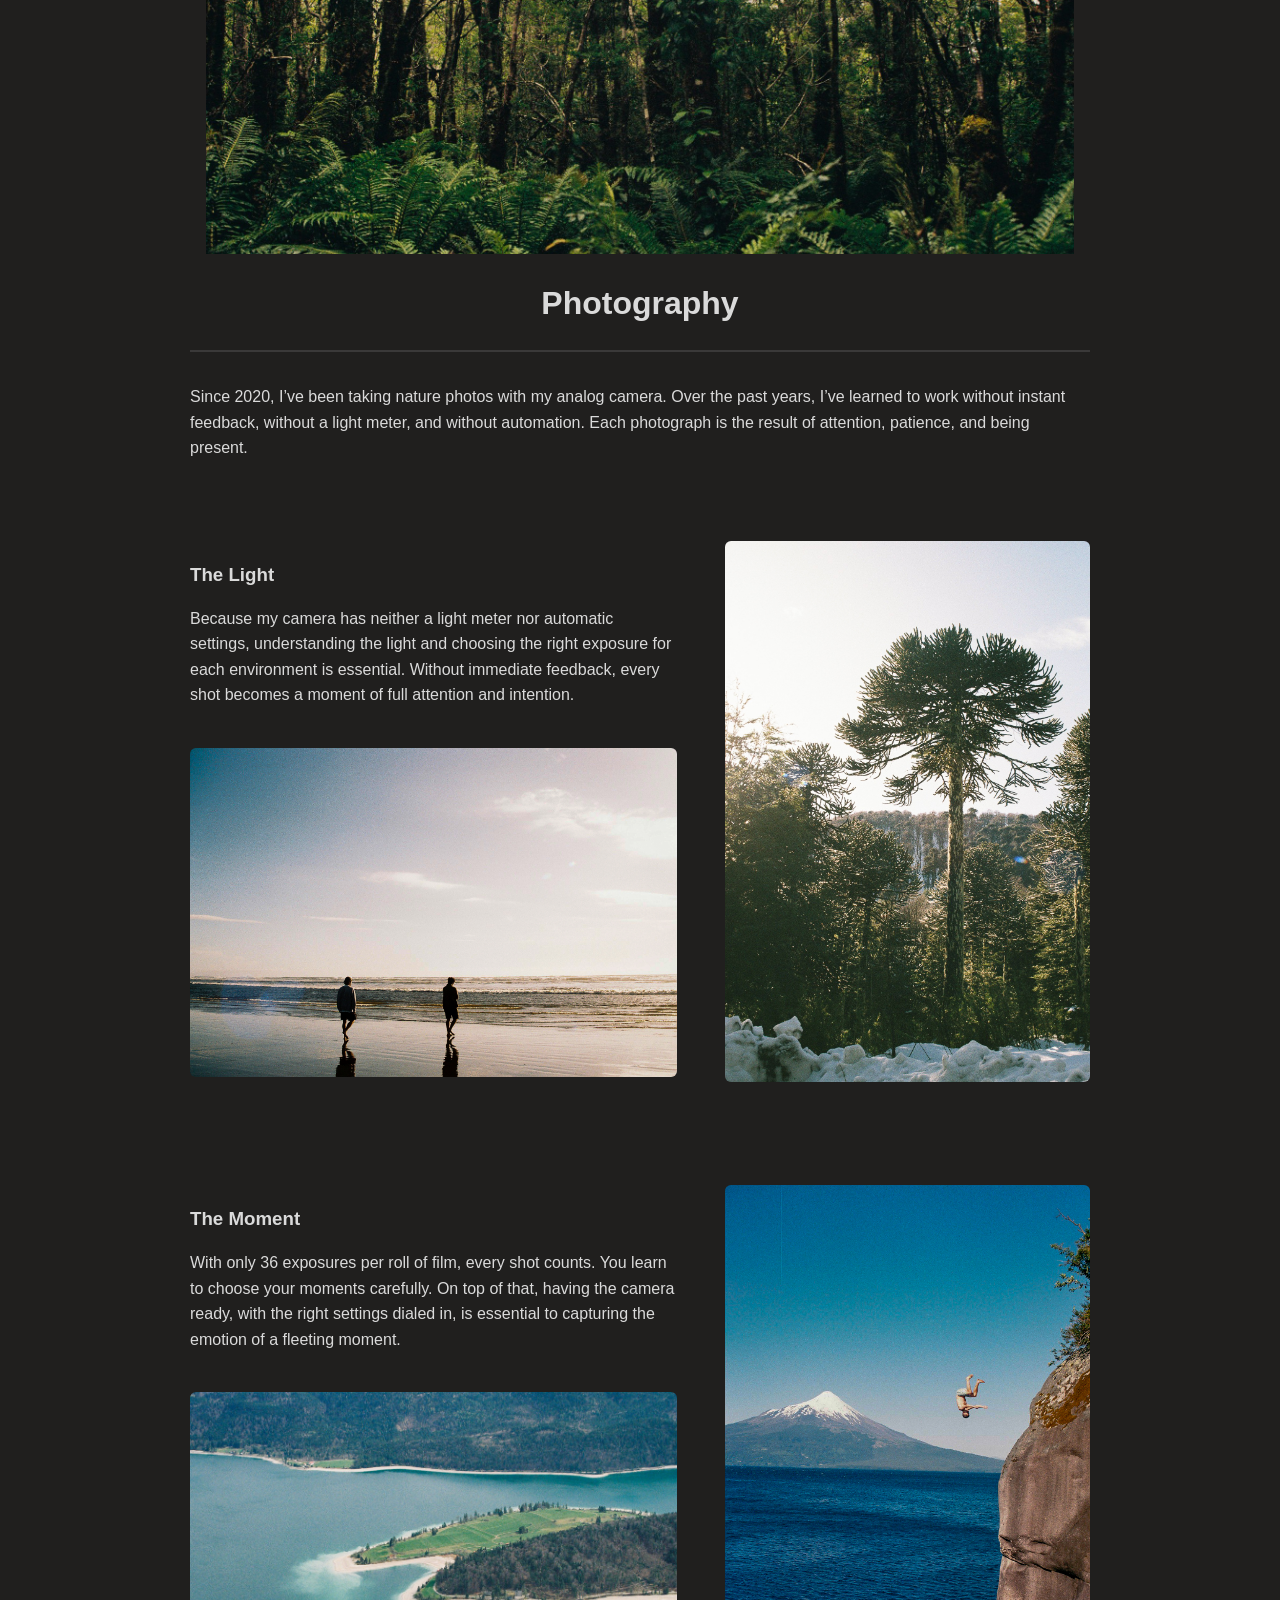
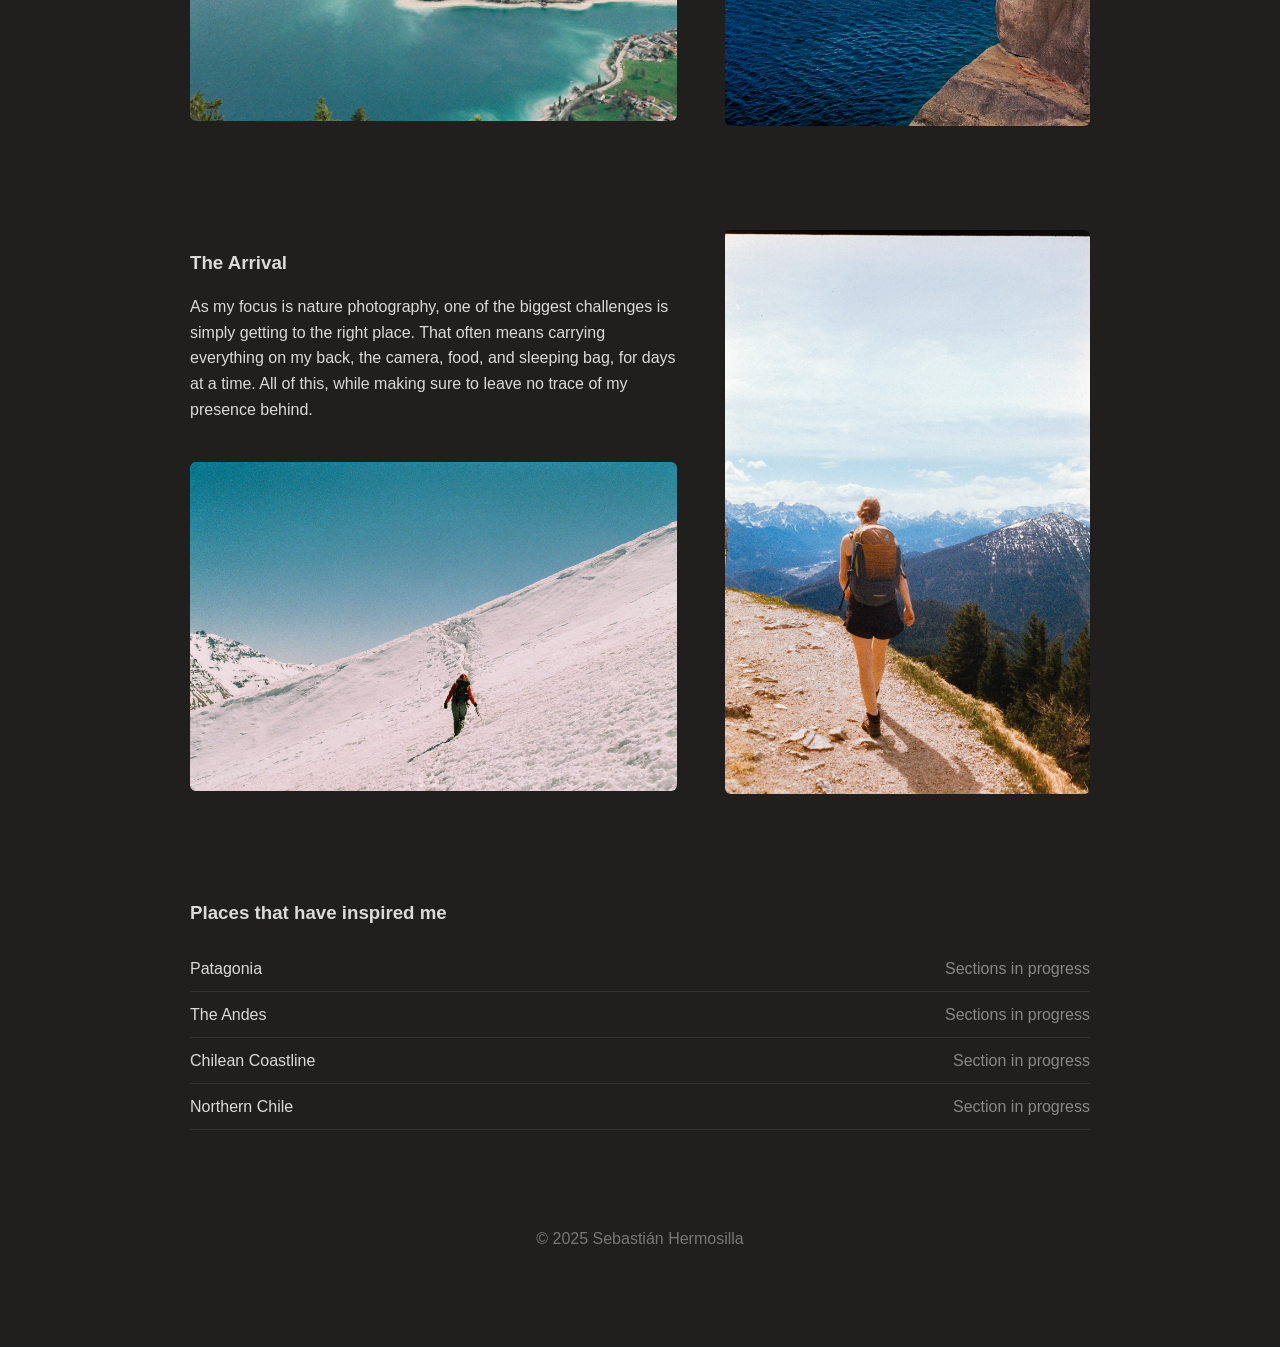
<file: Photography.html>
<!DOCTYPE html>
<html lang="en">
<head>
  <meta charset="UTF-8" />
  <meta name="viewport" content="width=device-width, initial-scale=1.0"/>
  <link rel="stylesheet" href="https://cdnjs.cloudflare.com/ajax/libs/font-awesome/6.1.2/css/all.min.css" integrity="sha512-1sCRPdkRXhBV2PBLUdRb4tMg1w2YPf37qatUFeS7zlBy7jJI8Lf4VHwWfZZfpXtYSLy85pkm9GaYVYMfw5BC1A==" crossorigin="anonymous" referrerpolicy="no-referrer" />
  <title>Photography</title>
  <link rel="stylesheet" href="Photography/photography.css" />
</head>

<script>
    window.addEventListener("scroll", function () {
      const header = document.querySelector("header");
      const heroBottom = document.querySelector(".first-photo").getBoundingClientRect().bottom;
  
      if (heroBottom <= 300) {
        header.style.top = "0";
      } else {
        header.style.top = "-90px";
      }
    });
</script>

<body>

<header>
        <div class="header-content">
          <h3><i class="fa-solid fa-photo-film fa-2xl" ></i></h3>
          <nav>
            <ul>
              <li><a href="index.html">Science</a></li>
              <!--<li><a href="Running.html">Running</a></li>-->
            </ul>
          </nav>
        </div>
    </header>

<main>
  <div class="first-photo">
        <img class="cover" src="Photography/head.jpg" style="object-position: center 74%;" alt="Running cover image">
        <h1>Photography</h1>
    </div>
    <hr>

  <section class="intro">
    <p>
      Since 2020, I’ve been taking nature photos with my analog camera. Over the past years, I’ve learned to work without instant feedback, without a light meter, and without automation. Each photograph is the result of attention, patience, and being present.
    </p>
  </section>

  <!-- SECTION 1 -->
  <section class="photo-block">
    <div class="block-left">
      <h3>The Light</h3>
      <p>
        Because my camera has neither a light meter nor automatic settings, understanding the light and choosing the right exposure for each environment is essential. Without immediate feedback, every shot becomes a moment of full attention and intention. 
      </p>
      <img src="Photography/light1.jpg" alt="Light horizontal">
    </div>
    <div class="block-right">
      <img src="Photography/light2.jpg" alt="Light vertical">
    </div>
  </section>

  <!-- SECTION 2 -->
  <section class="photo-block">
    <div class="block-left">
      <h3>The Moment</h3>
      <p>
        With only 36 exposures per roll of film, every shot counts. You learn to choose your moments carefully. On top of that, having the camera ready, with the right settings dialed in, is essential to capturing the emotion of a fleeting moment.
      </p>
      <img src="Photography/moment1.jpg" alt="Moment horizontal">
    </div>
    <div class="block-right">
      <img src="Photography/moment2.jpg" alt="Moment vertical">
    </div>
  </section>

  <!-- SECTION 3 -->
  <section class="photo-block">
    <div class="block-left">
      <h3>The Arrival</h3>
      <p>
        As my focus is nature photography, one of the biggest challenges is simply getting to the right place. That often means carrying everything on my back, the camera, food, and sleeping bag, for days at a time. All of this, while making sure to leave no trace of my presence behind.
      </p>
      <img src="Photography/arrival1.jpg" alt="Arrival horizontal">
    </div>
    <div class="block-right">
      <img src="Photography/arrival2.jpg" alt="Arrival vertical">
    </div>
  </section>

  <!-- COLLECTIONS -->
  <section class="collections">
    <h3>Places that have inspired me</h3>
    <ul>
      <li>Patagonia <span>Sections in progress</span></li>
      <li>The Andes <span>Sections in progress</span></li>
      <li>Chilean Coastline <span>Section in progress</span></li>
      <li>Northern Chile <span>Section in progress</span></li>
    </ul>
  </section>

</main>

<footer class="photo-footer">
  <p>© 2025 Sebastián Hermosilla</p>
</footer>

<script>
document.querySelectorAll("img").forEach(img => {
  img.addEventListener("contextmenu", event => event.preventDefault());
});
</script>

</body>
</html>
</file>
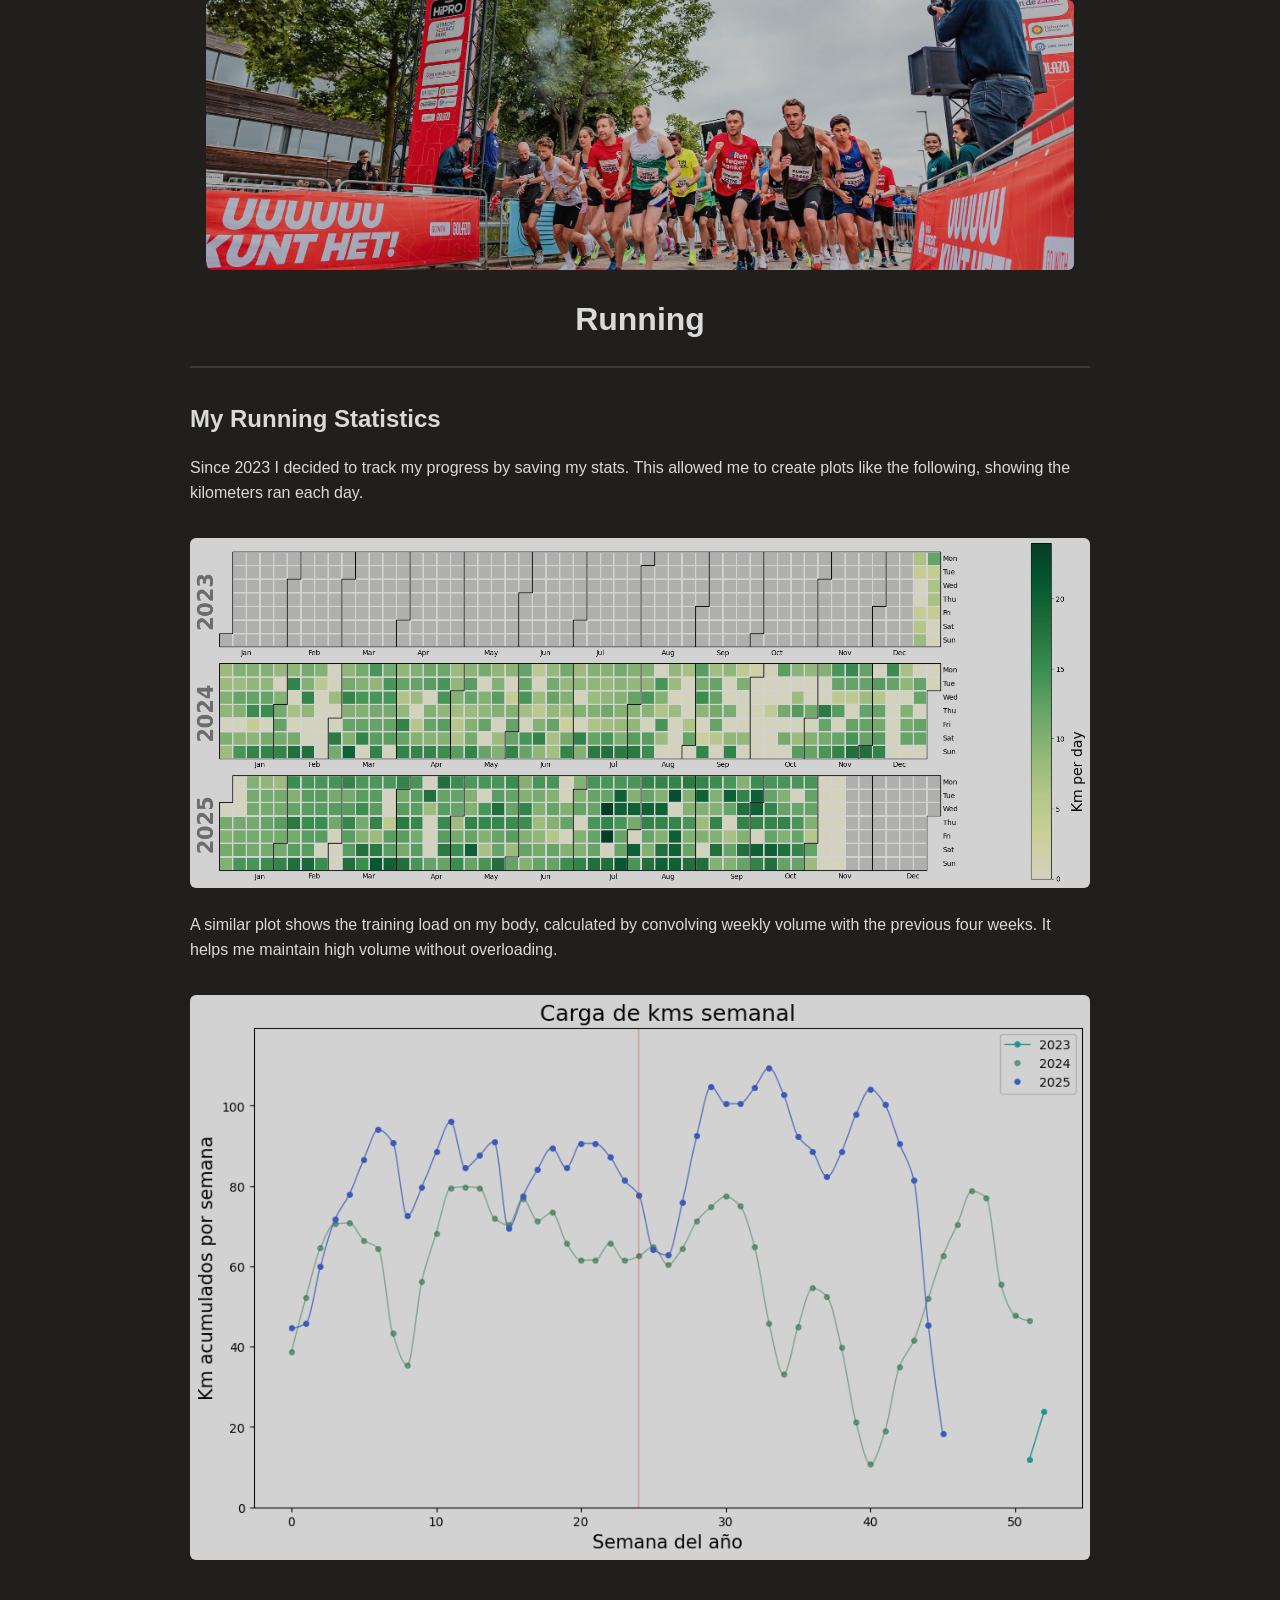
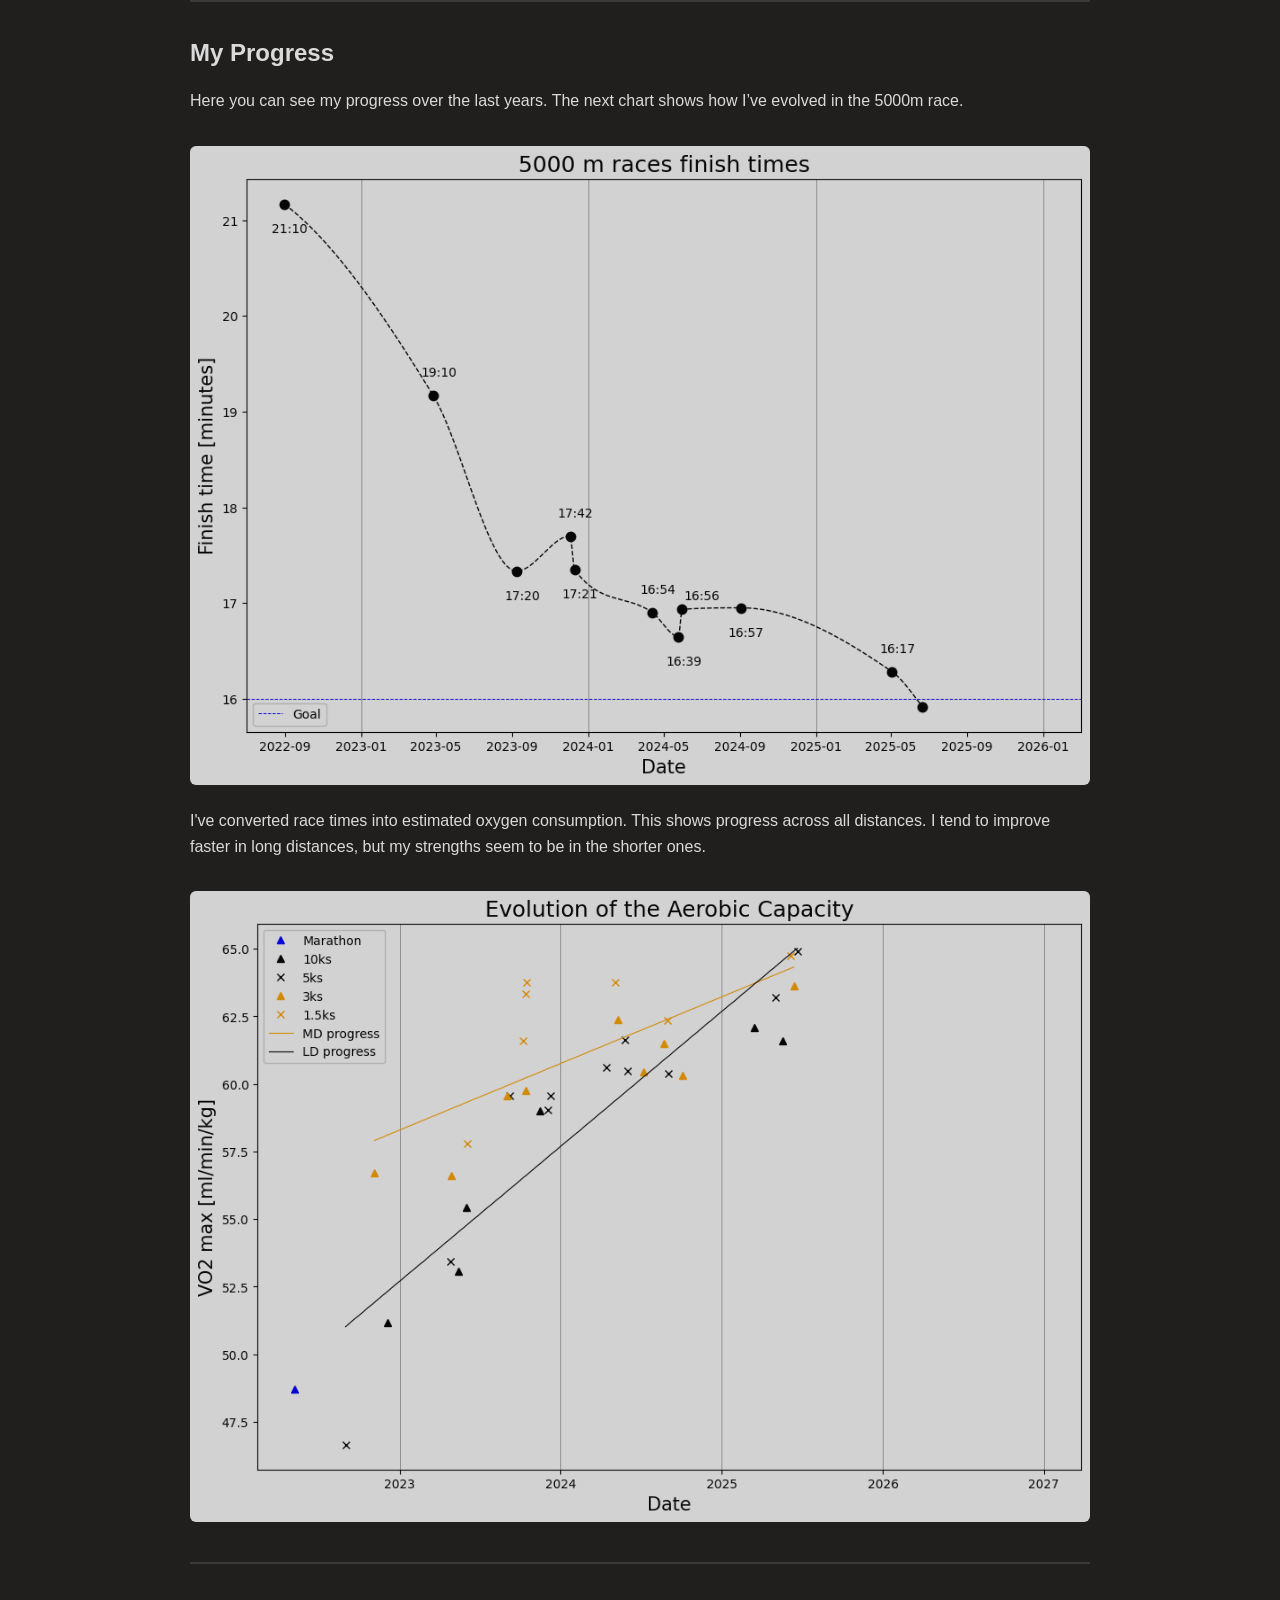
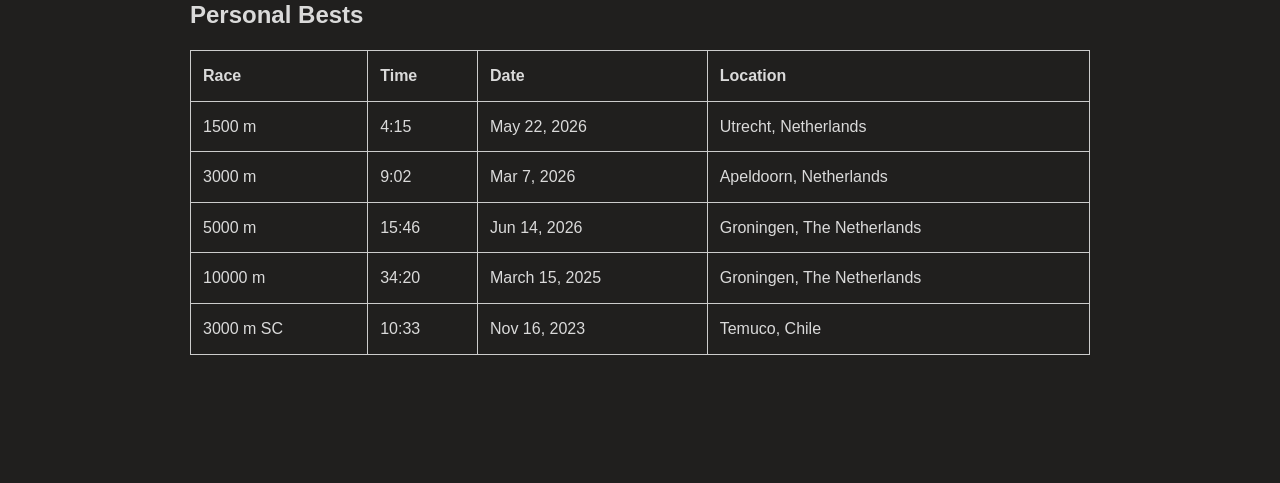
<file: Running.html>
<!DOCTYPE html>
<html lang="en">
<head>
  <meta charset="UTF-8" />
  <meta name="viewport" content="width=device-width, initial-scale=1.0"/>
  <link rel="stylesheet" href="https://cdnjs.cloudflare.com/ajax/libs/font-awesome/6.1.2/css/all.min.css" integrity="sha512-1sCRPdkRXhBV2PBLUdRb4tMg1w2YPf37qatUFeS7zlBy7jJI8Lf4VHwWfZZfpXtYSLy85pkm9GaYVYMfw5BC1A==" crossorigin="anonymous" referrerpolicy="no-referrer" />
  <title>Running</title>
  <link rel="stylesheet" href="Running/running.css" />
</head>

<script>
    window.addEventListener("scroll", function () {
      const header = document.querySelector("header");
      const heroBottom = document.querySelector(".running-photo").getBoundingClientRect().bottom;
  
      if (heroBottom <= 300) {
        header.style.top = "0";
      } else {
        header.style.top = "-90px";
      }
    });
</script>

<body>
    <header>
        <div class="header-content">
          <h3><i class="fa-solid fa-person-running fa-2xl"></i></h3>
          <nav>
            <ul>
              <li><a href="MainWeb.html">Science</a></li>
              <li><a href="Photography.html">Photography</a></li>
            </ul>
          </nav>
        </div>
    </header>

  <main>
    <div class="running-photo">
        <img class="cover" src="Running/portada.jpg" style="object-position: center 74%;" alt="Running cover image">
        <h1>Running</h1>
    </div>
    <hr>
    <section>
      <h2>My Running Statistics</h2>
      <p>Since 2023 I decided to track my progress by saving my stats. This allowed me to create plots like the following, showing the kilometers ran each day.</p>
      <img src="Running/kmDiarios.png" alt="Daily running chart">
      <figcaption></figcaption>

      <p>A similar plot shows the training load on my body, calculated by convolving weekly volume with the previous four weeks. It helps me maintain high volume without overloading.</p>
      <img src="Running/CargaSemanal.png" alt="Training load graph">
    </section>

    <hr>

    <section>
      <h2>My Progress</h2>
      <p>Here you can see my progress over the last years. The next chart shows how I’ve evolved in the 5000m race.</p>
      <img src="Running/Progreso.png" alt="5000m progress graph" />

      <p>I've converted race times into estimated oxygen consumption. This shows progress across all distances. I tend to improve faster in long distances, but my strengths seem to be in the shorter ones.</p>
      <img src="Running/VO2max.png" alt="Oxygen consumption chart">
    </section>

    <hr>

    <section>
      <h2>Personal Bests</h2>
      <table>
        <thead>
          <tr>
            <th>Race</th>
            <th>Time</th>
            <th>Date</th>
            <th>Location</th>
          </tr>
        </thead>
        <tbody>
          <tr><td>1500 m</td><td>4:15</td><td>May 22, 2026</td><td>Utrecht, Netherlands</td></tr>
          <tr><td>3000 m</td><td>9:02</td><td>Mar 7, 2026</td><td>Apeldoorn, Netherlands</td></tr>
          <tr><td>5000 m</td><td>15:46</td><td>Jun 14, 2026</td><td>Groningen, The Netherlands</td></tr>
          <tr><td>10000 m</td><td>34:20</td><td>March 15, 2025</td><td>Groningen, The Netherlands</td></tr>
          <tr><td>3000 m SC</td><td>10:33</td><td>Nov 16, 2023</td><td>Temuco, Chile</td></tr>
        </tbody>
      </table>
    </section>
  </main>
</body>
</html>
</file>
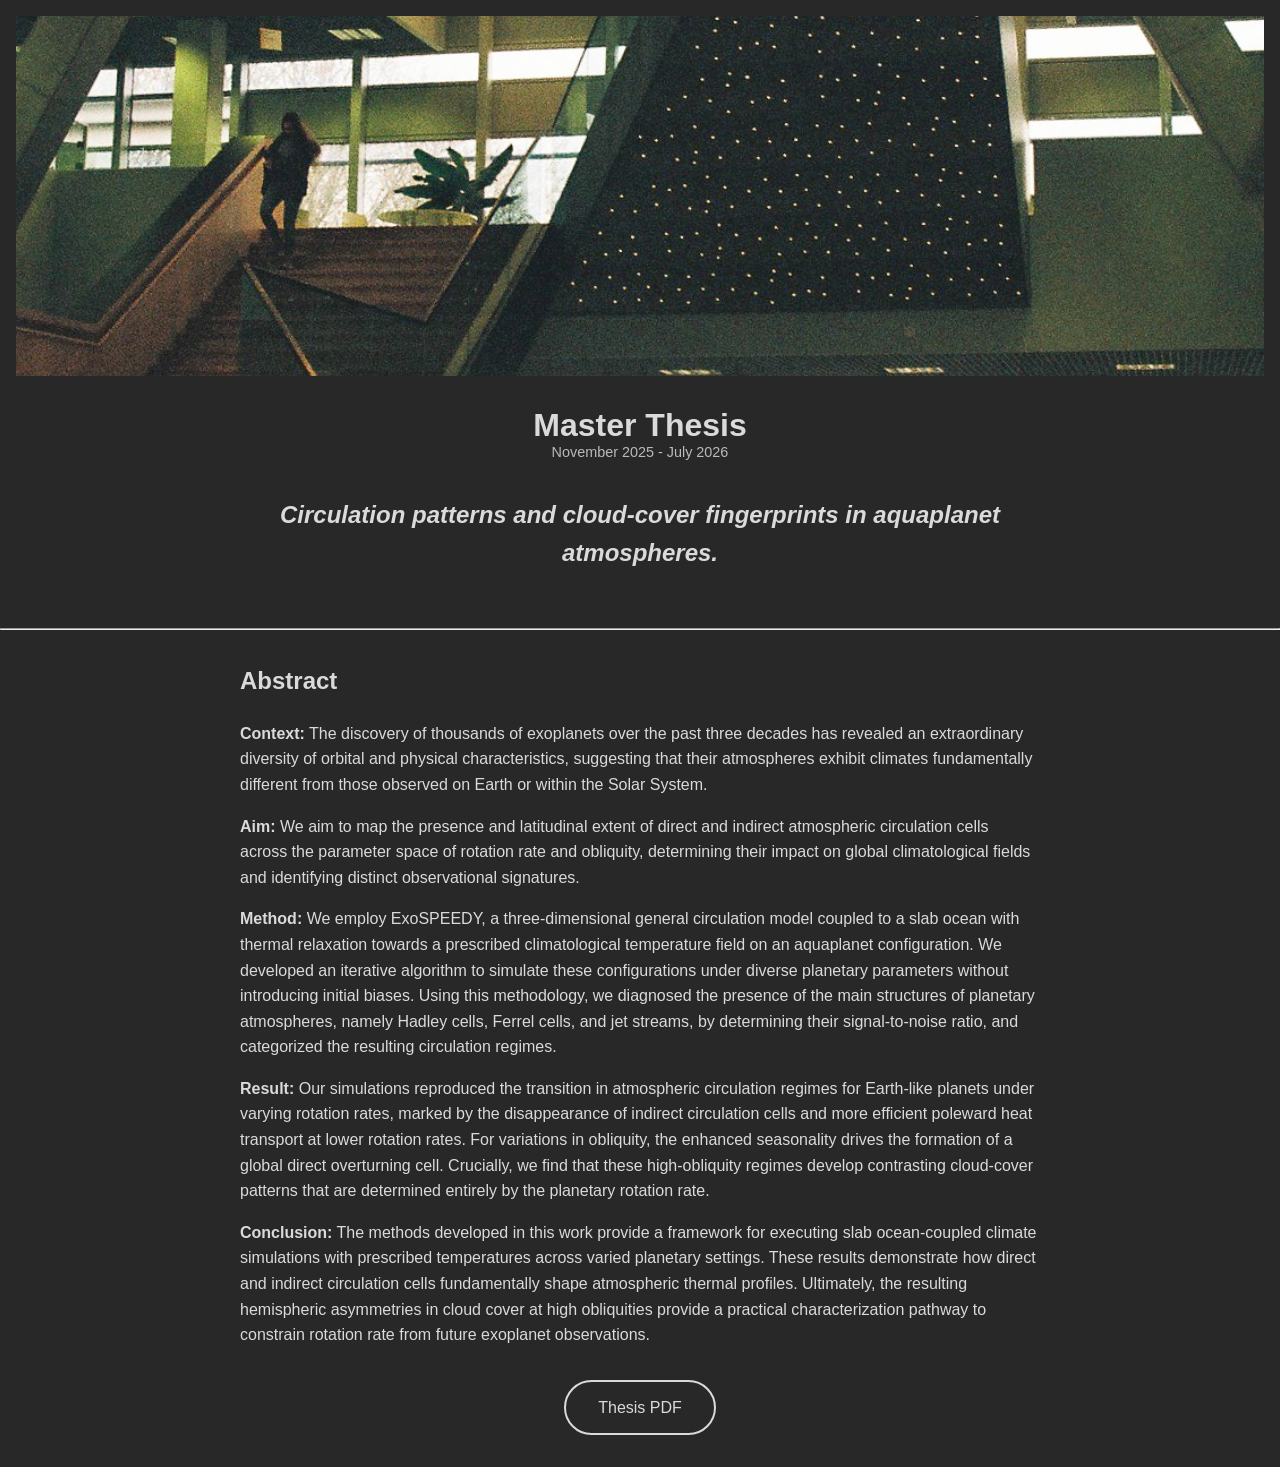
<file: projects/Project1.html>
<!DOCTYPE html>
<html lang="en">
<head>
  <meta charset="UTF-8">
  <meta name="viewport" content="width=device-width, initial-scale=1.0">
  <title>Master Thesis</title>
  <link rel="stylesheet" href="styleP1.css">
</head>
<body>
  <main>
	<div class="project-header">
		<img class="cover-image" src="../images/master_thesis.jpg" alt="Project Cover">
		<h1 class="project-title">Master Thesis</h1>
		<div class="project-meta">
			<span class="date">November 2025 - July 2026</span>
		</div>
		<h2 class="description">
		  <strong>Circulation patterns and cloud-cover fingerprints in aquaplanet atmospheres.</strong>
		</h2>
	</div>
	<hr>
	<div class="project-content">
		<h2>Abstract</h2>
		<p><strong>Context:</strong> The discovery of thousands of exoplanets over the past three decades has revealed an extraordinary diversity of orbital and physical characteristics, suggesting that their atmospheres exhibit climates fundamentally different from those observed on Earth or within the Solar System.</p>
		<p><strong>Aim:</strong> We aim to map the presence and latitudinal extent of direct and indirect atmospheric circulation cells across the parameter space of rotation rate and obliquity, determining their impact on global climatological fields and identifying distinct observational signatures.</p>
		<p><strong>Method:</strong>  We employ ExoSPEEDY, a three-dimensional general circulation model coupled to a slab ocean with thermal relaxation towards a prescribed climatological temperature field on an aquaplanet configuration. We developed an iterative algorithm to simulate these configurations under diverse planetary parameters without introducing initial biases. Using this methodology, we diagnosed the presence of the main structures of planetary atmospheres, namely Hadley cells, Ferrel cells, and jet streams, by determining their signal-to-noise ratio, and categorized the resulting circulation regimes.</p>
		<p><strong>Result:</strong> Our simulations reproduced the transition in atmospheric circulation regimes for Earth-like planets under varying rotation rates, marked by the disappearance of indirect circulation cells and more efficient poleward heat transport at lower rotation rates. For variations in obliquity, the enhanced seasonality drives the formation of a global direct overturning cell. Crucially, we find that these high-obliquity regimes develop contrasting cloud-cover patterns that are determined entirely by the planetary rotation rate.</p>
		<p><strong>Conclusion:</strong> The methods developed in this work provide a framework for executing slab ocean-coupled climate simulations with prescribed temperatures across varied planetary settings. These results demonstrate how direct and indirect circulation cells fundamentally shape atmospheric thermal profiles. Ultimately, the resulting hemispheric asymmetries in cloud cover at high obliquities provide a practical characterization pathway to constrain rotation rate from future exoplanet observations.</p>
		<div class="thesis-actions">
			<a class="thesis-button"
			href="../images/MasterThesis_SebastianHermosilla.pdf"
			target="_blank"
			rel="noopener noreferrer">

				Thesis PDF

			</a>
		</div>
	</div>
  </main>
</body>
</html>
</file>
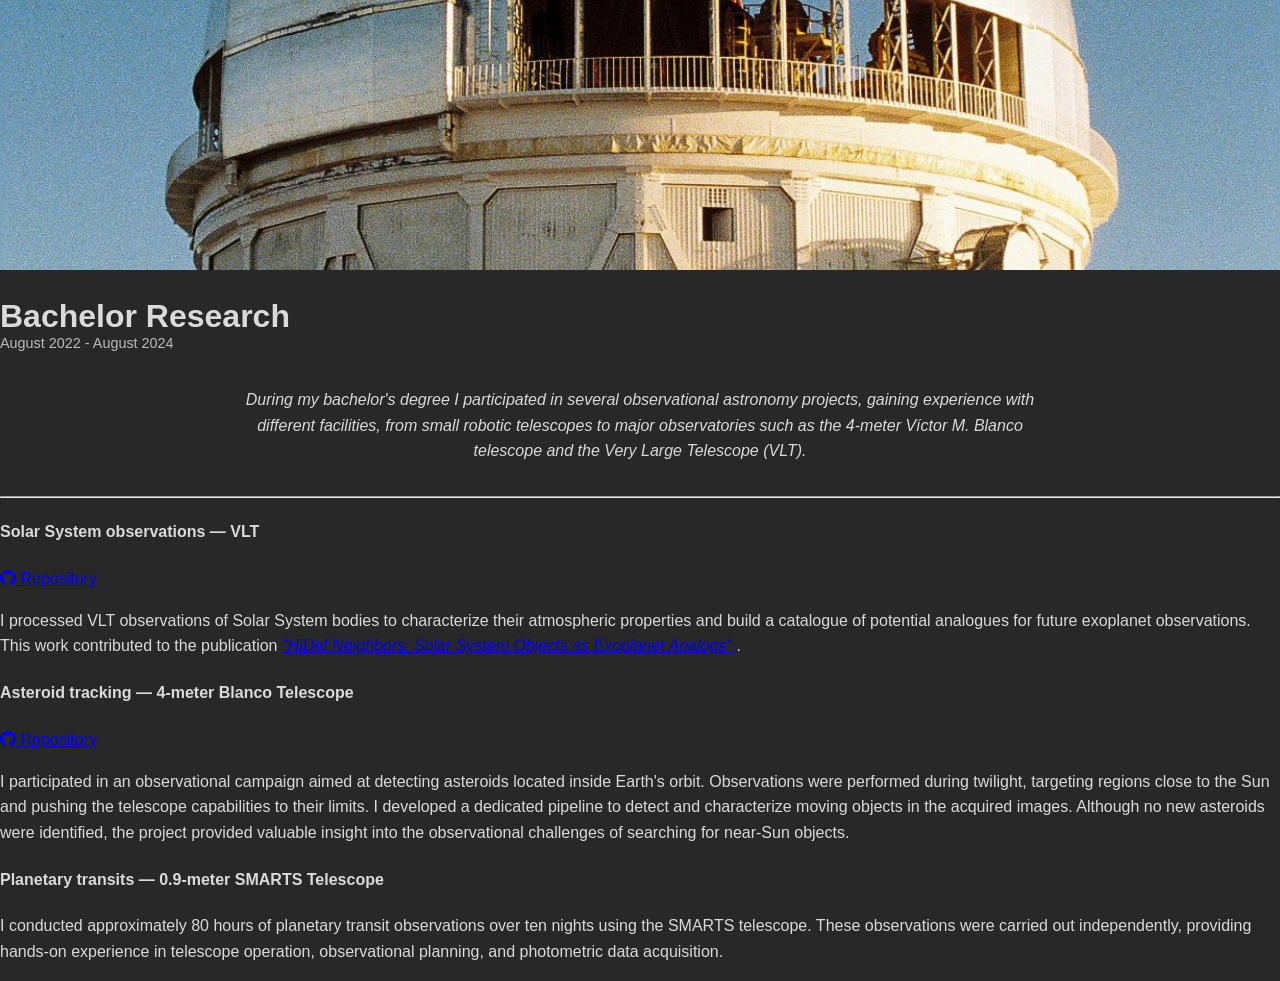
<file: projects/Project2.html>
<!DOCTYPE html>
<html lang="en">
<head>
  <meta charset="UTF-8">
  <meta name="viewport" content="width=device-width, initial-scale=1.0">
  <title>Master Thesis</title>
  <link rel="stylesheet" href="https://cdnjs.cloudflare.com/ajax/libs/font-awesome/6.1.2/css/all.min.css" integrity="sha512-1sCRPdkRXhBV2PBLUdRb4tMg1w2YPf37qatUFeS7zlBy7jJI8Lf4VHwWfZZfpXtYSLy85pkm9GaYVYMfw5BC1A==" crossorigin="anonymous" referrerpolicy="no-referrer" />
  <link rel="stylesheet" href="styleP2.css">
</head>
<body>
  <main>
	<div class="project-header">
		<img class="cover-image" src="../images/bachelor_research.jpg" alt="Project Cover">
		<h1 class="project-title">Bachelor Research</h1>
		<div class="project-meta">
			<span class="date">August 2022 - August 2024</span>
		</div>
		<p class="description">
		During my bachelor's degree I participated in several observational astronomy projects, 
		gaining experience with different facilities, from small robotic telescopes to major observatories such 
		as the 4-meter Víctor M. Blanco telescope and the Very Large Telescope (VLT).
		</p>
	</div>
	<hr>

	<div class="project-content">

		<div class="research-item">

			<div class="project-title-row">
				<h4>Solar System observations — VLT</h4>

				<a class="github-button"
				href="https://github.com/sebastianHermosilla/IFU_DiskIntegrate"
				target="_blank"
				title="GitHub repository"
				rel="noopener noreferrer">
					<i class="fa-brands fa-github"></i>
					<span>Repository</span>
				</a>
			</div>

			<p>
			I processed VLT observations of Solar System bodies to characterize their atmospheric properties and 
			build a catalogue of potential analogues for future exoplanet observations. This work contributed to 
			the publication 
			<a class="text-link" href="https://doi.org/10.1051/0004-6361/202555769" target="_blank" rel="noopener noreferrer">
			<em>"HiDef Neighbors: Solar System Objects as Exoplanet Analogs"</em>
			</a>.
			</p>
		</div>

		<div class="research-item">
			<div class="project-title-row">
				<h4>Asteroid tracking — 4-meter Blanco Telescope</h4>

				<a class="github-button"
				href="https://github.com/sebastianHermosilla/Twilight_Asteroid_Search"
				target="_blank"
				title="GitHub repository"
				rel="noopener noreferrer">
					<i class="fa-brands fa-github"></i>
					<span>Repository</span>
				</a>
			</div>

			<p>
			I participated in an observational campaign aimed at detecting asteroids located inside Earth's orbit. 
			Observations were performed during twilight, targeting regions close to the Sun and pushing the telescope 
			capabilities to their limits. I developed a dedicated pipeline to detect and characterize moving objects 
			in the acquired images. Although no new asteroids were identified, the project provided valuable insight 
			into the observational challenges of searching for near-Sun objects.
			</p>
		</div>	
		<div class="research-item">

			<div class="project-title-row">
				<h4>Planetary transits — 0.9-meter SMARTS Telescope</h4>
			</div>

			<p>
			I conducted approximately 80 hours of planetary transit observations over ten nights using the SMARTS 
			telescope. These observations were carried out independently, providing hands-on experience in telescope 
			operation, observational planning, and photometric data acquisition.
			</p>
		</div>

	</div>
  </main>
</body>
</html>
</file>
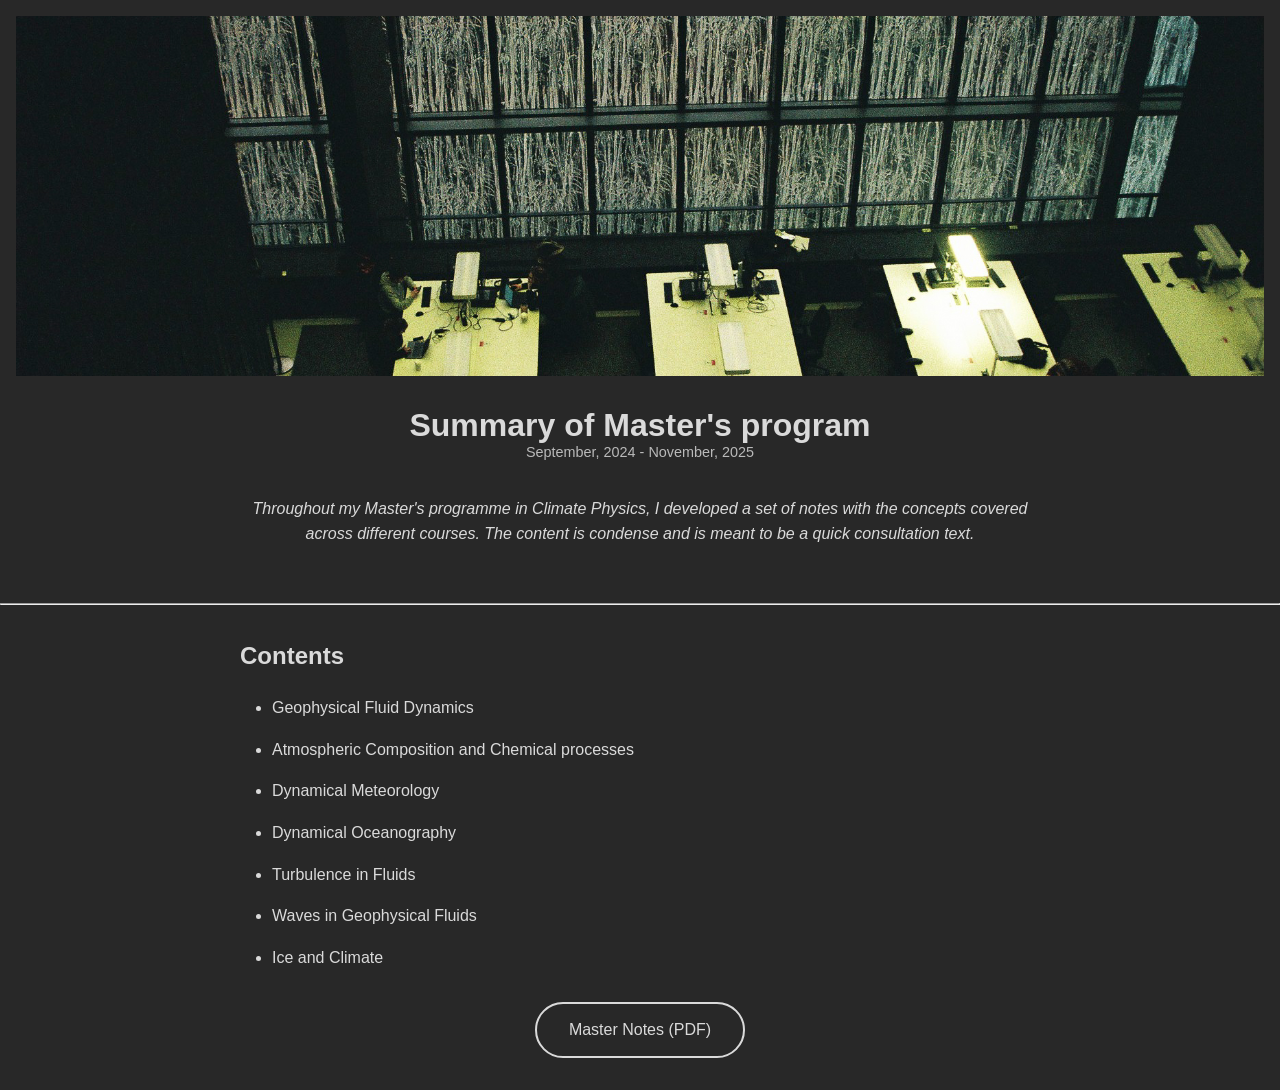
<file: projects/Project3.html>
<!DOCTYPE html>
<html lang="en">
<head>
  <meta charset="UTF-8">
  <meta name="viewport" content="width=device-width, initial-scale=1.0">
  <title>Summary of Master's program</title>
  <link rel="stylesheet" href="styleP1.css">
</head>
<body>
  <main>
	<div class="project-header">
		<img class="cover-image" src="../images/master_summary.jpg" alt="Project Cover">
		<h1 class="project-title">Summary of Master's program</h1>
		<div class="project-meta">
			<span class="date">September, 2024 - November, 2025</span>
		</div>
		<p class="description">
		  Throughout my Master's programme in Climate Physics, I developed a set of notes with the concepts covered across different courses. The content is condense and is meant to be a quick consultation text.</p>
	</div>
	<hr>
	<div class="project-content">	
		<h2>Contents</h2>
		<ul>
		  <li>Geophysical Fluid Dynamics</li>
		  <li>Atmospheric Composition and Chemical processes</li>
		  <li>Dynamical Meteorology</li>
		  <li>Dynamical Oceanography</li>
		  <li>Turbulence in Fluids</li>
		  <li>Waves in Geophysical Fluids</li>
		  <li>Ice and Climate</li>
		</ul>
		<div class="thesis-actions">
			<a class="thesis-button"
			href="../images/ResumeEverything.pdf"
			target="_blank"
			rel="noopener noreferrer">

				Master Notes (PDF)

			</a>
		</div>
	</div>
  </main>
</body>
</html>
</file>
<file: Photography/photography.css>
body {
    font-family: Arial, sans-serif;
    margin: 0;
    padding: 0;
    color: #dadada;
    line-height: 1.6;
    background-color: #201f1e;
  }

  hr {
    border: none;
    border-top: 2px solid #555;
    margin: -1rem 0;
    margin-bottom: 2rem;
    opacity: 0.5;
  }

  header {
    background-color: #000000;
    color: white;
    padding-left: 2rem;
    padding-right: 4rem;
    padding-top: 0rem;
    padding-bottom: 0rem;
    opacity: 85%;
    position: fixed;
    top: -90px; /* lo oculta arriba */
    left: 0;
    right: 0;
    z-index: 1000;
    transition: top 0.3s ease-in-out;
  }

  .header-content {
    display: flex;
    justify-content: space-between;
    align-items: center;
  }

  nav ul {
    display: flex;
    gap: 1rem;
  }

  nav ul li a {
    color: white;
    text-decoration: none;
    font-weight: bold;
  }

  nav ul li {
    display: inline;
  }
  
  .first-photo {
    text-align: center;
    padding: 0rem 1rem 1rem;
  }

  .cover {
    width: 100%;
    max-height: 30vh;
    object-fit: cover;
  }
  
  h1 {
    font-size: 2rem;
    margin-top: 1rem;
    color: #dadada;
  }
  
  main {
    max-width: 900px;
    margin: auto;
    margin-top: -3rem;
    padding: 2rem 1rem;
  }

.intro {
  max-width: 900px;
  margin: 0 auto 5rem auto;
}

.photo-block {
  display: grid;
  grid-template-columns: 2fr 1.5fr;
  gap: 3rem;
  margin-bottom: 6rem;
  align-items: start;
}

.block-left h3 {
  margin-bottom: 0.5rem;
}

.places {
  font-size: 0.9rem;
  color: #aaa;
}

.block-left img {
  width: 100%;
  margin-top: 1.5rem;
  border-radius: 6px;
}

.block-right img {
  width: 100%;
  height: 100%;
  object-fit: cover;
  border-radius: 6px;
}

.collections {
  margin-top: 5rem;
}

.collections ul {
  list-style: none;
  padding: 0;
  max-width: 900px;
}

.collections li {
  display: flex;
  justify-content: space-between;
  padding: 0.6rem 0;
  border-bottom: 1px solid #333;
}

.collections span {
  color: #888;
}

.photo-footer {
  text-align: center;
  padding: 2rem 1rem;
  color: #777;
}

@media (max-width: 900px) {
  .photo-block {
    grid-template-columns: 1fr;
  }

  .block-right img {
    max-height: 500px;
  }
}
</file>
<file: Running/running.css>
body {
    font-family: Arial, sans-serif;
    margin: 0;
    padding: 0;
    color: #dadada;
    line-height: 1.6;
    background-color: #201f1e;
  }

  hr {
    border: none;
    border-top: 2px solid #555;
    margin: -1rem 0;
    margin-bottom: 2rem;
    opacity: 0.5;
  }

  header {
    background-color: #000000;
    color: white;
    padding-left: 2rem;
    padding-right: 4rem;
    padding-top: 0rem;
    padding-bottom: 0rem;
    opacity: 85%;
    position: fixed;
    top: -90px; /* lo oculta arriba */
    left: 0;
    right: 0;
    z-index: 1000;
    transition: top 0.3s ease-in-out;
  }

  .header-content {
    display: flex;
    justify-content: space-between;
    align-items: center;
  }

  nav ul {
    display: flex;
    gap: 1rem;
  }

  nav ul li a {
    color: white;
    text-decoration: none;
    font-weight: bold;
  }

  nav ul li {
    display: inline;
  }
  
  .running-photo {
    text-align: center;
    padding: 0rem 1rem 1rem;
  }

  .cover {
    width: 100%;
    max-height: 30vh;
    object-fit: cover;
  }
  
  h1 {
    font-size: 2rem;
    margin-top: 1rem;
    color: #dadada;
  }
  
  main {
    max-width: 900px;
    margin: auto;
    margin-top: -3rem;
    padding: 2rem 1rem;
  }
  
  section {
    margin-bottom: 3rem;
  }
  
  h2 {
    font-size: 1.5rem;
    color: #dadada;
    margin-bottom: 0.5rem;
  }
  
  img {
    width: 100%;
    height: auto;
    border-radius: 6px;
    margin-top: 1rem;
    opacity: 0.8;
  }
  
  figcaption {
    font-size: 0.9rem;
    color: #777;
    text-align: center;
    margin-top: 0.5rem;
  }
  
  table {
    width: 100%;
    border-collapse: collapse;
    margin-top: 1rem;
  }
  
  th, td {
    border: 1px solid #ccc;
    padding: 0.75rem;
    text-align: left;
  }
  
  th {
    background-color: #201f1e;
    font-weight: bold;
  }
</file>
<file: projects/styleP1.css>
body {
    font-family: Arial, sans-serif;
    color: #dadada;
    margin: 0;
    padding: 0;
    line-height: 1.6;
    background-color: rgb(40, 40, 40);
  }
  
  .project-header {
    background-color: rgb(40, 40, 40);
    padding: 1rem;
    text-align: center;
  }
  
  .cover-image {
    width: 100%;
    max-height: 40svh;
    object-fit: cover;
    object-position: center 52%;
    display: block;
    margin: 0 auto 1.5rem auto;
  }

  .project-tags {
    margin-top: 2.5rem;
    font-size: 0.9rem;
    color: #bababa;
  }
  
  .project-meta {
    margin-top: -2rem;
    font-size: 0.9rem;
    color: #bababa;
  }
  
  .tag {
    background-color: #d0e6f7;
    color: #1d4f71;
    padding: 0.2rem 0.6rem;
    border-radius: 3px;
    margin-right: 0.5rem;
  }
  
  .description {
    padding: 0 1rem;
    margin: 2rem auto;
    max-width: 800px;
    font-style: italic;
    text-align: center;
    
  }
  
  .project-content {
    max-width: 800px;
    margin: 2rem auto;
    padding: 0 1rem;
    background: rgb(40, 40, 40);
  }

  main h2 {
    margin-top: 2rem;
    font-size: 1.5rem;
    color: #dadada;
  }
  
  ul {
    margin-left: 1rem;
    padding-left: 1rem;
  }
  
  ul li {
    margin-bottom: 1rem;
  }

  .project-content a {
    display: block;
    width: fit-content;
    margin: 2rem auto;
    padding: 0.8rem 2rem;

    color: #dadada;
    border: 2px solid #dadada;
    border-radius: 2rem;

    text-decoration: none;
    transition: 0.3s ease;
}

.project-content a:hover {
    background-color: #dadada;
    color: #201f1e;
}
</file>
<file: projects/styleP2.css>
body {
    font-family: Arial, sans-serif;
    color: #dadada;
    margin: 0;
    padding: 0;
    line-height: 1.6;
    background-color: rgb(40, 40, 40);
  }
  
  header.project-header {
    background-color: rgb(40, 40, 40);
    padding: 0rem;
    text-align: center;
  }
  
  .cover-image {
    width: 100%;
    height: 30vh;
    object-fit: cover;
    object-position: center;
    display: block;
    margin: 0;
  }


  .project-tags {
    margin-top: 2.5rem;
    font-size: 0.9rem;
    color: #bababa;
  }
  
  .project-meta {
    margin-top: -2rem;
    font-size: 0.9rem;
    color: #bababa;
  }
  
  .tag {
    background-color: #d0e6f7;
    color: #1d4f71;
    padding: 0.2rem 0.6rem;
    border-radius: 3px;
    margin-right: 0.5rem;
  }
  
  .description {
    padding: 0 1rem;
    margin: 2rem auto;
    max-width: 800px;
    font-style: italic;
    text-align: center;
    
  }
  
  main.project-content {
    max-width: 800px;
    margin: 2rem auto;
    padding: 0 1rem;
    background: rgb(40, 40, 40);
  }
  
  main h2 {
    margin-top: 2rem;
    font-size: 1.5rem;
    color: #dadada;
  }
  
  ul {
    margin-left: 1rem;
    padding-left: 1rem;
  }
  
  ul li {
    margin-bottom: 1rem;
  }
</file>
